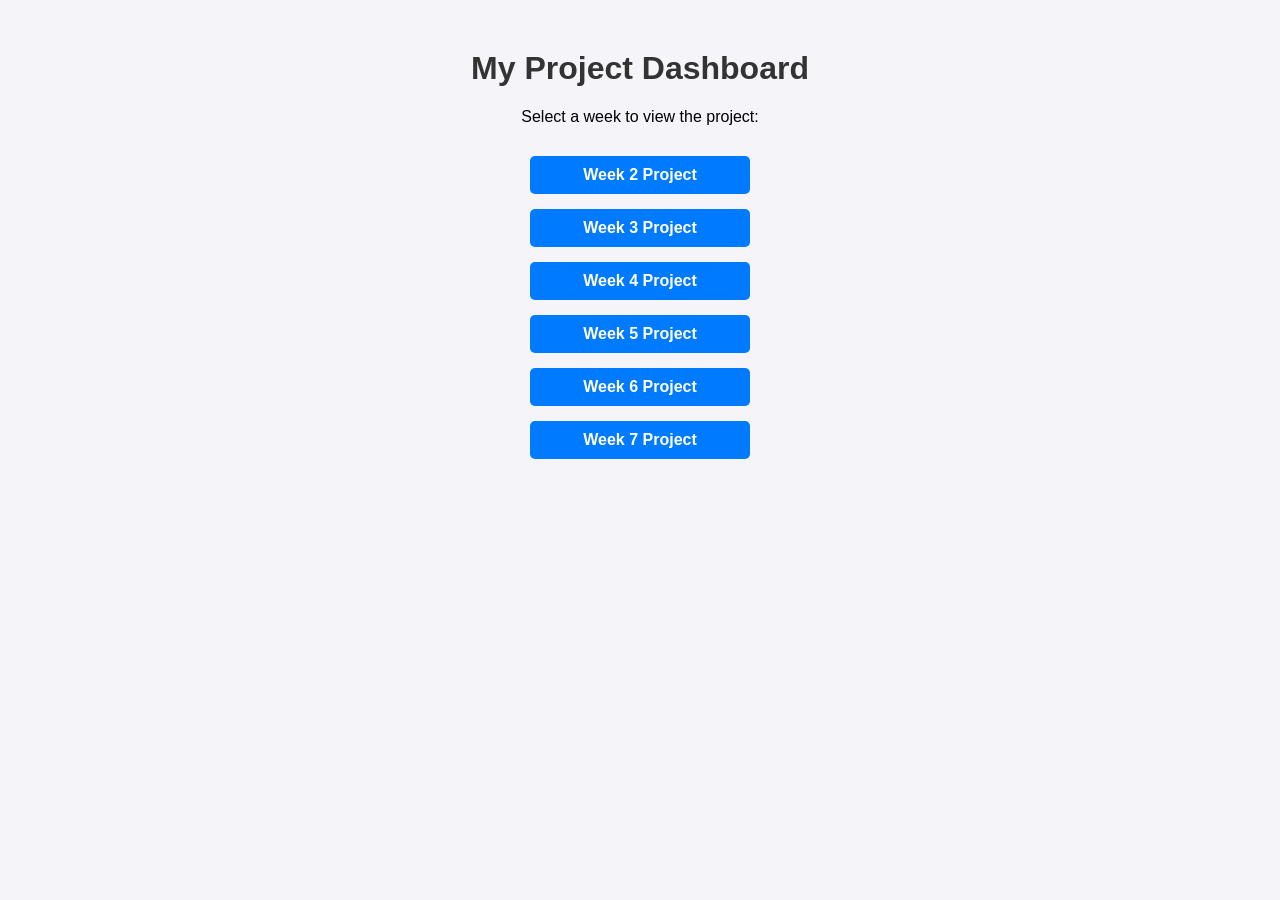
<file: index.html>
<!DOCTYPE html>
<html lang="en">
<head>
    <meta charset="UTF-8">
    <meta name="viewport" content="width=device-width, initial-scale=1.0">
    <title>My GitHub Projects</title>
    <style>
        body { font-family: Arial, sans-serif; text-align: center; margin-top: 50px; background-color: #f4f4f9; }
        h1 { color: #333; }
        .links-container { display: flex; flex-direction: column; align-items: center; gap: 15px; margin-top: 30px; }
        a { display: block; width: 200px; padding: 10px; background-color: #007bff; color: white; text-decoration: none; border-radius: 5px; font-weight: bold; }
        a:hover { background-color: #0056b3; }
    </style>
</head>
<body>
    <h1>My Project Dashboard</h1>
    <p>Select a week to view the project:</p>
    <div class="links-container">
        <a href="week 2/index.html">Week 2 Project</a>
        <a href="week 3/index.html">Week 3 Project</a>
        <a href="week 4/index.html">Week 4 Project</a>
        <a href="week 5/index.html">Week 5 Project</a>
        <a href="week 6/index.html">Week 6 Project</a>
        <a href="week 7/index.html">Week 7 Project</a>
    </div>
</body>
</html>
</file>
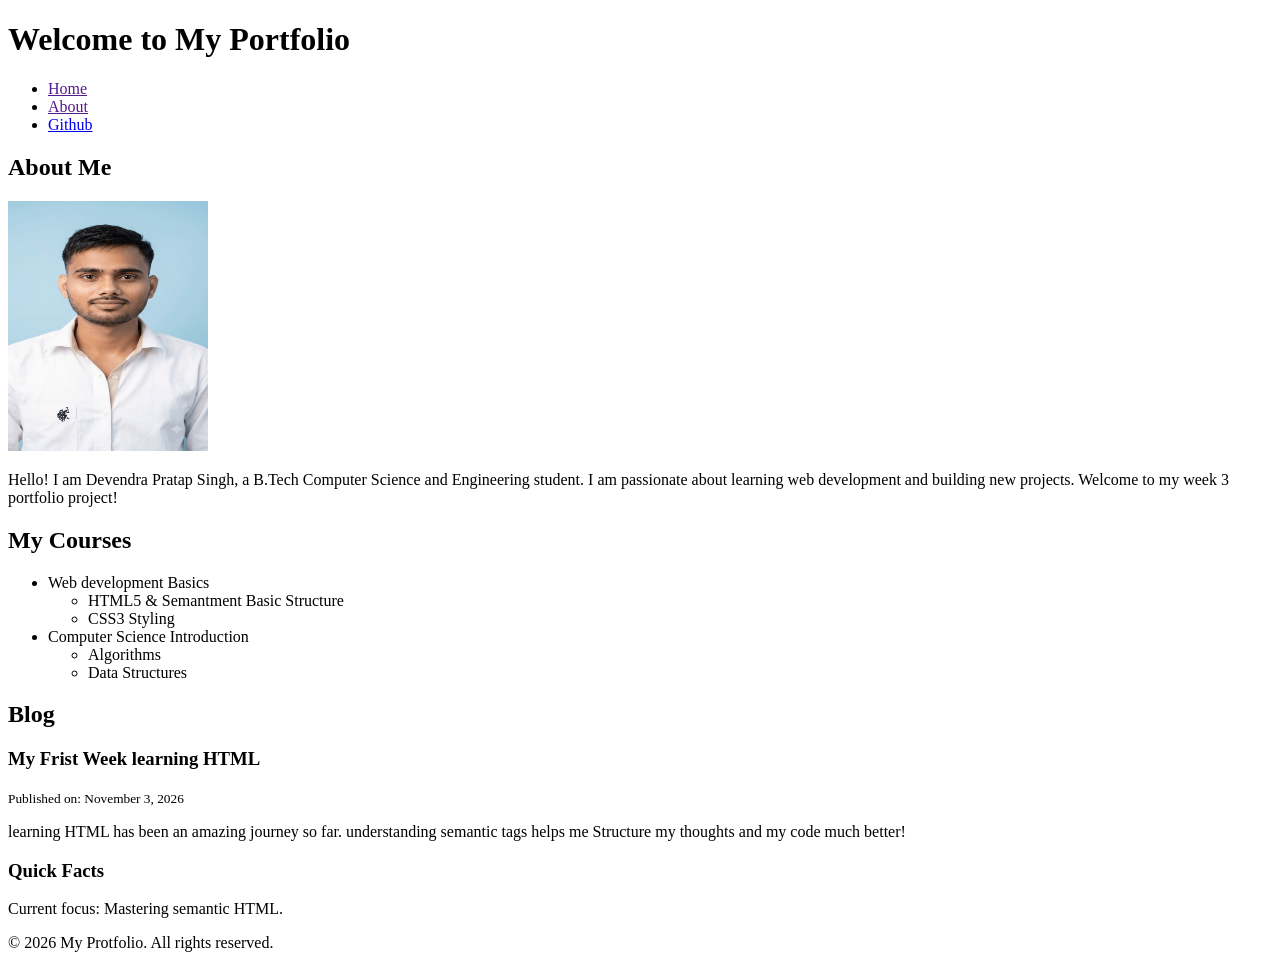
<file: week 3/index.html>
<!DOCTYPE html>
<html lang="en">

<head>
    <meta charset="UTF-8">
    <meta name="viewport" content="width=device-width, initial-scale=1.0">
    <title>My Profile</title>

</head>


<body>
    <header>
        <h1>Welcome to My Portfolio</h1>
        <nav>
            <ul>
                <li><a href="">Home</a></li>
                <li><a href="">About</a></li>
                <li><a href="http://github.com/chauhanshb">Github</a></li>
            </ul>
        </nav>
    </header>
    <main>
        <section>
            <h2>About Me</h2>
            <img src="profile.png" alt="A professional portrait of my self smiling" width="200" height="250">
            <p>Hello! I am Devendra Pratap Singh, a B.Tech Computer Science and Engineering student. I am passionate about
                learning web development and building new projects. Welcome to my week 3 portfolio project!</p>
        </section>

        <section>
            <h2>My Courses</h2>
            <ul>
                <li>Web development Basics
                    <ul>
                        <li>HTML5 & Semantment Basic Structure</li>
                        <li>CSS3 Styling</li>
                    </ul>
                </li>
                <li> Computer Science Introduction
                    <ul>
                        <li>Algorithms</li>
                        <li>Data Structures</li>
                    </ul>
                </li>
        </section>

        <section>
            <h2>Blog</h2>
            <article>
                <h3>My Frist Week learning HTML</h3>
                <p><small>Published on: November 3, 2026</small></p>
                <p>learning HTML has been an amazing journey so far. understanding semantic tags helps me Structure my
                    thoughts and my code much better!</p>
            </article>
        </section>
        <aside>
            <h3>Quick Facts </h3>
            <p>Current focus: Mastering semantic HTML.</p>
        </aside>
        <footer>
            <p>&copy; 2026 My Protfolio. All rights reserved.</p>
        </footer>

    </main>
</body>

</html>
</file>
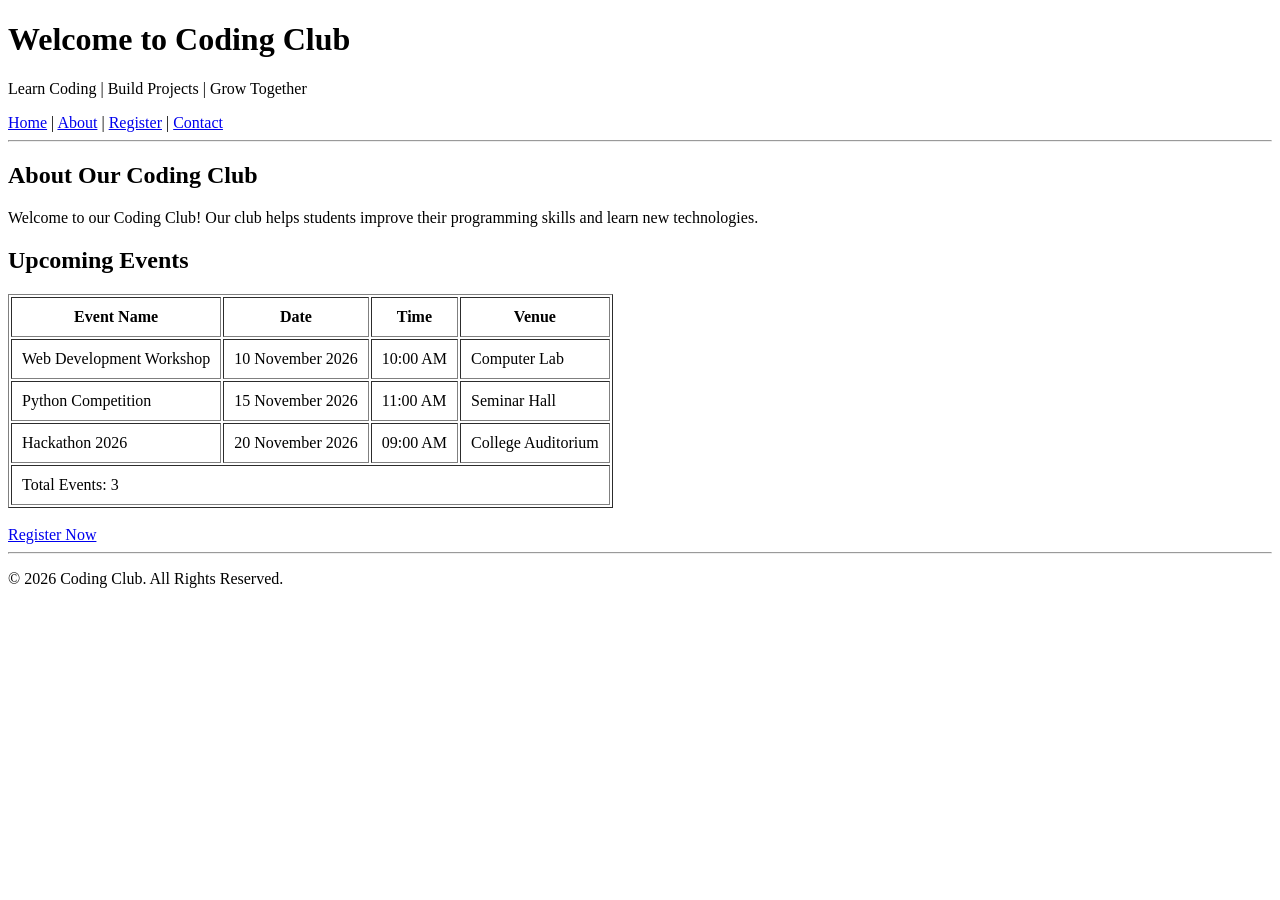
<file: week 4/index.html>
<!DOCTYPE html>
<html lang="en">
<head>
    <meta charset="UTF-8">
    <meta name="viewport" content="width=device-width, initial-scale=1.0">
    <meta name="description" content="Coding Club Events and Activities">
    <meta name="author" content="Coding Club">
    <title>Coding Club - Home</title>

    <link rel="icon" href="favicon.ico">
</head>
<body>

    <header>
        <h1>Welcome to Coding Club</h1>
        <p>Learn Coding | Build Projects | Grow Together</p>
    </header>

    <nav>
        <a href="index.html">Home</a> |
        <a href="about.html">About</a> |
        <a href="register.html">Register</a> |
        <a href="contact.html">Contact</a>
    </nav>

    <hr>

    <h2>About Our Coding Club</h2>

    <p>
        Welcome to our Coding Club! Our club helps students
        improve their programming skills and learn new technologies.
    </p>

    <h2>Upcoming Events</h2>

    <table border="1" cellpadding="10">

        <thead>
            <tr>
                <th>Event Name</th>
                <th>Date</th>
                <th>Time</th>
                <th>Venue</th>
            </tr>
        </thead>

        <tbody>
            <tr>
                <td>Web Development Workshop</td>
                <td>10 November 2026</td>
                <td>10:00 AM</td>
                <td>Computer Lab</td>
            </tr>

            <tr>
                <td>Python Competition</td>
                <td>15 November 2026</td>
                <td>11:00 AM</td>
                <td>Seminar Hall</td>
            </tr>

            <tr>
                <td>Hackathon 2026</td>
                <td>20 November 2026</td>
                <td>09:00 AM</td>
                <td>College Auditorium</td>
            </tr>
        </tbody>

        <tfoot>
            <tr>
                <td colspan="4">Total Events: 3</td>
            </tr>
        </tfoot>

    </table>

    <br>

    <a href="register.html">Register Now</a>

    <footer>
        <hr>
        <p>&copy; 2026 Coding Club. All Rights Reserved.</p>
    </footer>

</body>
</html>
</file>
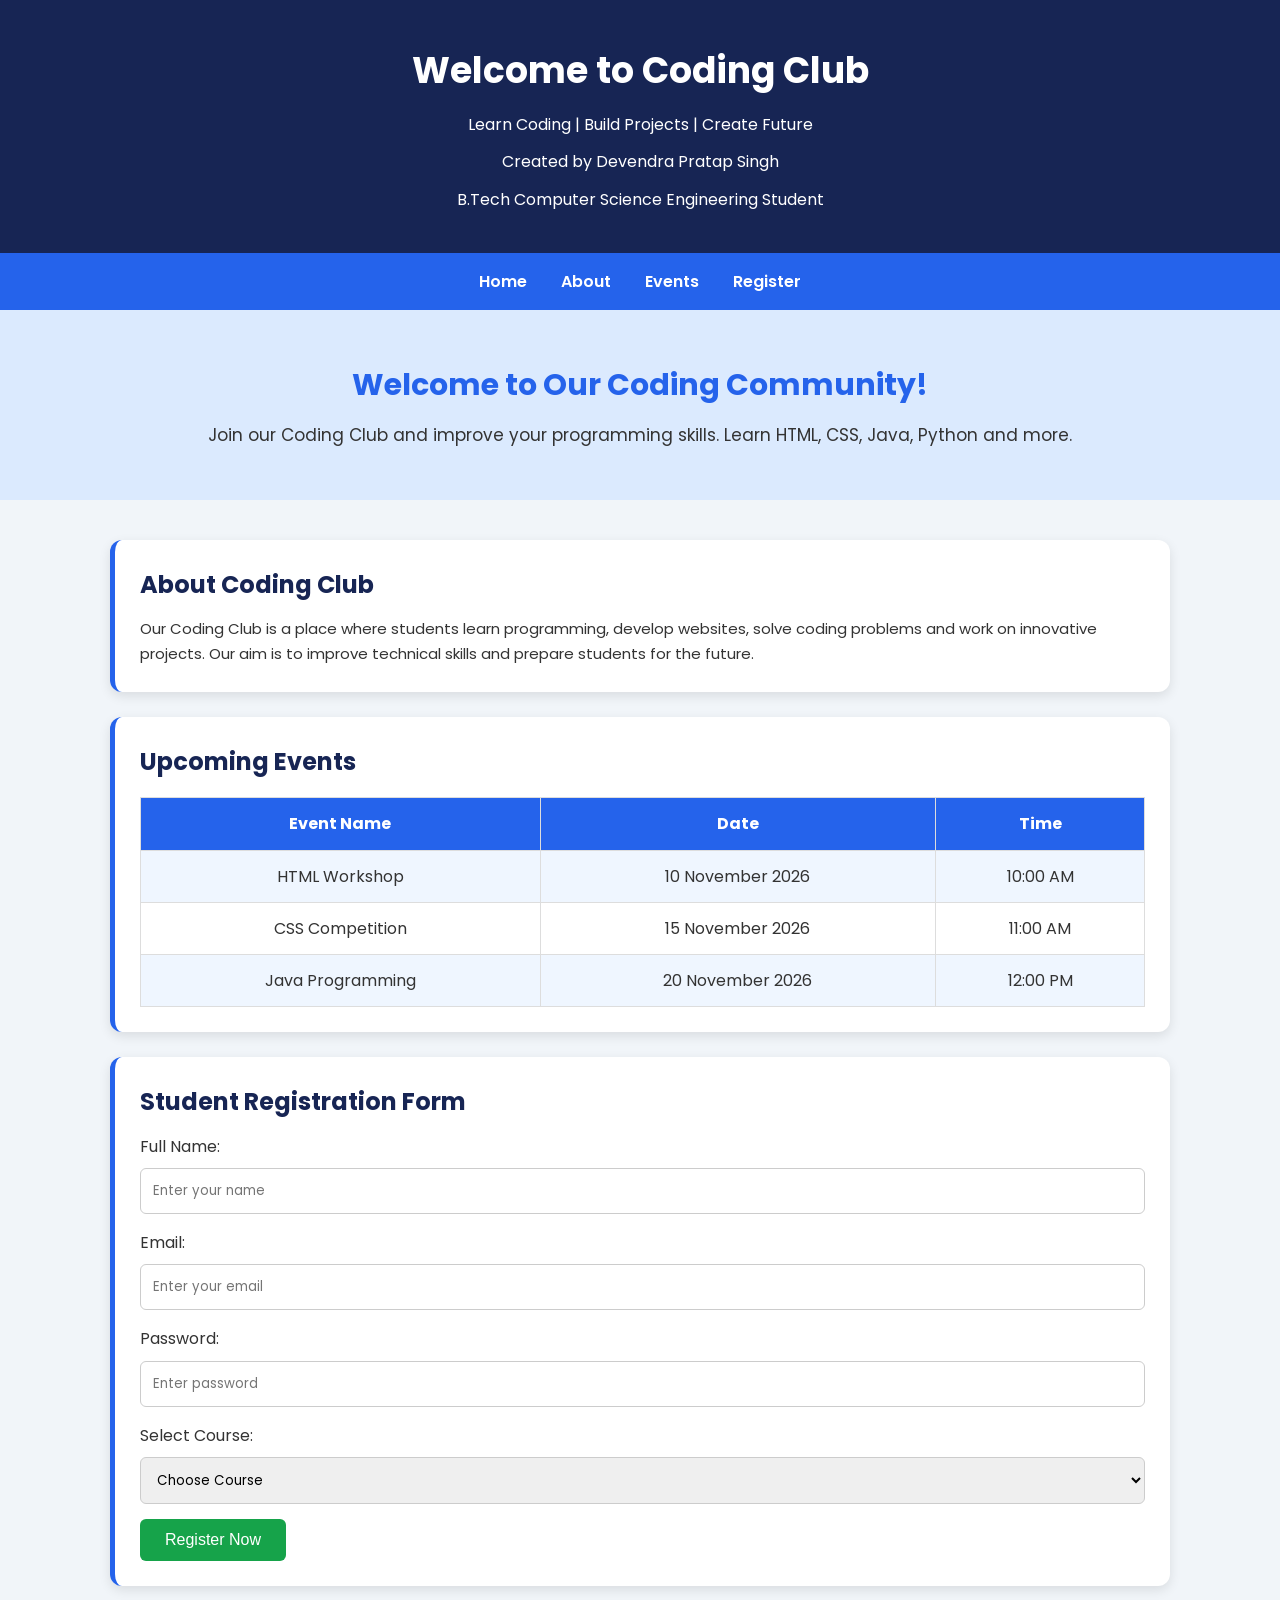
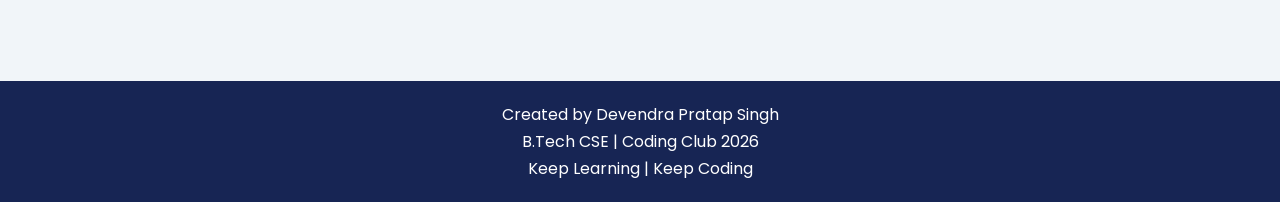
<file: week 5/index.html>
<!DOCTYPE html>
<html lang="en">

<head>
    <meta charset="UTF-8">
    <meta name="viewport" content="width=device-width, initial-scale=1.0">

    <title>Devendra - Coding Club</title>

    <!-- Google Font -->
    <link rel="preconnect" href="https://fonts.googleapis.com">
    <link rel="preconnect" href="https://fonts.gstatic.com" crossorigin>
    <link href="https://fonts.googleapis.com/css2?family=Poppins:wght@400;500;600;700&display=swap" rel="stylesheet">

    <style>
        :root {
            --primary-color: #2563eb;
            --secondary-color: #172554;
            --background-color: #f1f5f9;
            --card-color: #ffffff;
            --text-color: #333333;
            --button-color: #16a34a;

            --spacing-small: 10px;
            --spacing-medium: 20px;
            --spacing-large: 40px;
        }

        * {
            margin: 0;
            padding: 0;
            box-sizing: border-box;
        }

        body {
            font-family: 'Poppins', sans-serif;
            background-color: var(--background-color);
            color: var(--text-color);
            line-height: 1.7;
        }

        /* 5.2 Element Selector */
        h1 {
            font-size: 36px;
            color: white;
        }

        h2 {
            color: var(--secondary-color);
            margin-bottom: var(--spacing-small);
        }

        /* Header */
        header {
            background-color: var(--secondary-color);
            color: white;
            text-align: center;
            padding: var(--spacing-large);
        }

        header p {
            font-size: 16px;
            margin-top: 10px;
        }

        nav {
            background-color: var(--primary-color);
            padding: 15px;
            text-align: center;
        }

        nav a {
            color: white;
            text-decoration: none;
            margin: 15px;
            font-weight: 600;
        }

        nav a:hover {
            color: yellow;
        }

        #hero {
            background-color: #dbeafe;
            text-align: center;
            padding: 50px 20px;
        }

        #hero h2 {
            font-size: 30px;
            color: var(--primary-color);
        }

        #hero p {
            font-size: 17px;
            margin-top: 10px;
        }

        .container {
            max-width: 1100px;
            margin: auto;
            padding: var(--spacing-large) 20px;
        }

        .card {
            background-color: var(--card-color);
            padding: 25px;
            margin-bottom: 25px;
            border-radius: 12px;
            box-shadow: 0 4px 12px rgba(0, 0, 0, 0.1);
            border-left: 5px solid var(--primary-color);
        }

        .card p {
            font-size: 15px;
        }

        table {
            width: 100%;
            border-collapse: collapse;
            margin-top: 15px;
        }

        th {
            background-color: var(--primary-color);
            color: white;
        }

        th,
        td {
            padding: 12px;
            border: 1px solid #ddd;
            text-align: center;
        }

        tr:nth-child(even) {
            background-color: #eff6ff;
        }


        input,
        select {
            width: 100%;
            padding: 12px;
            margin: 8px 0 15px;
            border: 1px solid #ccc;
            border-radius: 6px;
            font-family: inherit;
        }

        .submit-btn {
            background-color: var(--button-color);
            color: white;
            border: none;
            padding: 12px 25px;
            border-radius: 6px;
            font-size: 16px;
            cursor: pointer;
        }

        .submit-btn:hover {
            background-color: #15803d;
        }


        footer {
            background-color: var(--secondary-color);
            color: white;
            text-align: center;
            padding: 20px;
            margin-top: 30px;
        }


        @media (max-width: 600px) {
            h1 {
                font-size: 26px;
            }

            nav a {
                display: inline-block;
                margin: 5px;
            }

            table {
                font-size: 12px;
            }
        }
    </style>
</head>

<body>


    <header>
        <h1>Welcome to Coding Club</h1>
        <p>Learn Coding | Build Projects | Create Future</p>
        <p>Created by Devendra Pratap Singh</p>
        <p>B.Tech Computer Science Engineering Student</p>
    </header>


    <nav>
        <a href="">Home</a>
        <a href=" ">About</a>
        <a href=" ">Events</a>
        <a href=" ">Register</a>
    </nav>

    <section id="hero">
        <h2>Welcome to Our Coding Community!</h2>
        <p>
            Join our Coding Club and improve your programming skills.
            Learn HTML, CSS, Java, Python and more.
        </p>
    </section>

    <main class="container">

        <section class="card" id="about">
            <h2>About Coding Club</h2>

            <p>
                Our Coding Club is a place where students learn programming,
                develop websites, solve coding problems and work on
                innovative projects.

                Our aim is to improve technical skills and prepare
                students for the future.
            </p>
        </section>

        <section class="card" id="events">
            <h2>Upcoming Events</h2>

            <table>
                <tr>
                    <th>Event Name</th>
                    <th>Date</th>
                    <th>Time</th>
                </tr>

                <tr>
                    <td>HTML Workshop</td>
                    <td>10 November 2026</td>
                    <td>10:00 AM</td>
                </tr>

                <tr>
                    <td>CSS Competition</td>
                    <td>15 November 2026</td>
                    <td>11:00 AM</td>
                </tr>

                <tr>
                    <td>Java Programming</td>
                    <td>20 November 2026</td>
                    <td>12:00 PM</td>
                </tr>
            </table>
        </section>

        <section class="card" id="register">
            <h2>Student Registration Form</h2>

            <form>
                <label>Full Name:</label>
                <input type="text" placeholder="Enter your name" required>

                <label>Email:</label>
                <input type="email" placeholder="Enter your email" required>

                <label>Password:</label>
                <input type="password" placeholder="Enter password" required>

                <label>Select Course:</label>
                <select required>
                    <option value="">Choose Course</option>
                    <option>B.Tech CSE</option>
                    <option>B.Tech IT</option>
                    <option>BCA</option>
                </select>

                <button type="submit" class="submit-btn">
                    Register Now
                </button>
            </form>
        </section>

    </main>

    <footer>
        <p>Created by Devendra Pratap Singh</p>
        <p>B.Tech CSE | Coding Club 2026</p>
        <p>Keep Learning | Keep Coding</p>
    </footer>

</body>

</html>
</file>
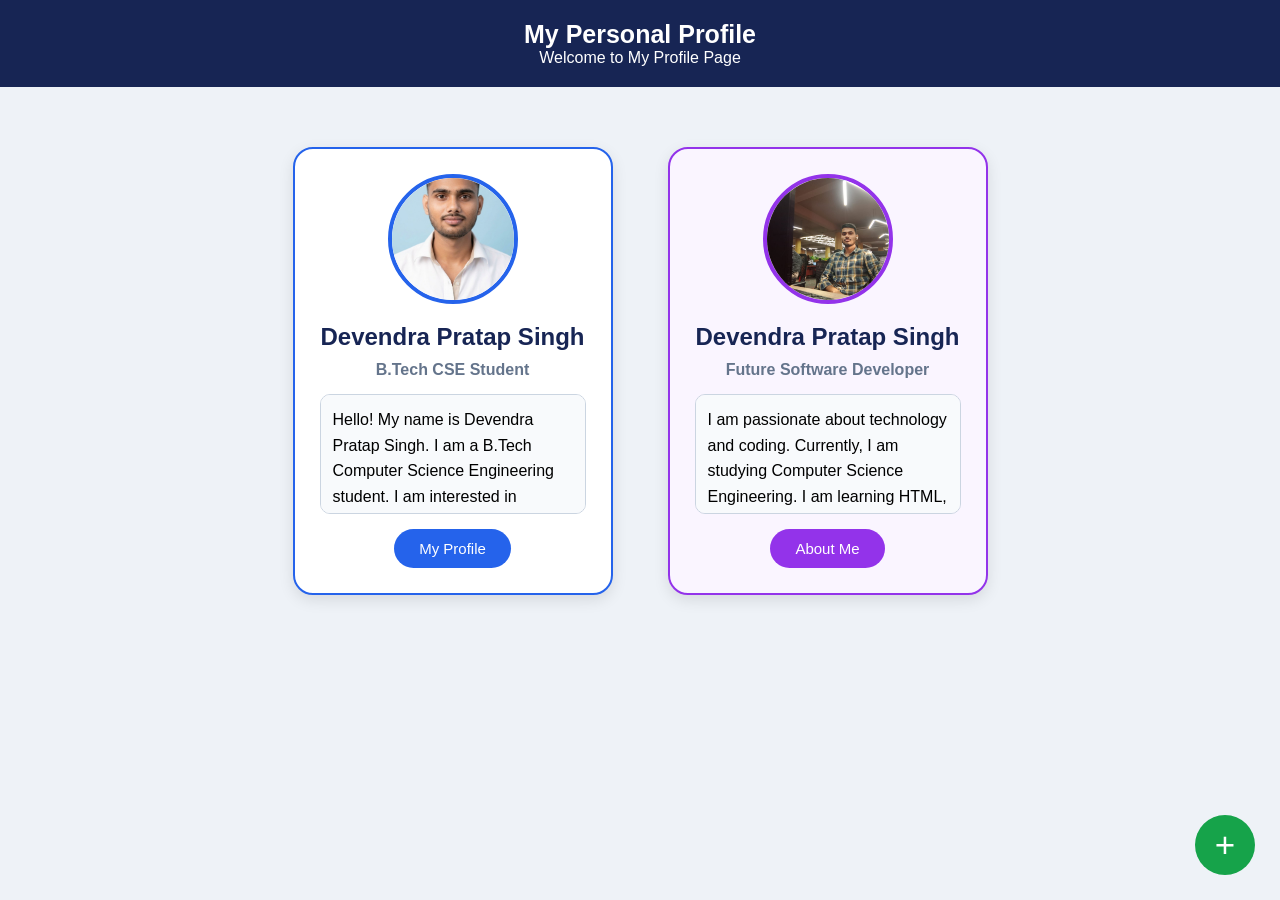
<file: Week 6/index.html>
<!DOCTYPE html>
<html lang="en">

<head>
    <meta charset="UTF-8">
    <meta name="viewport" content="width=device-width, initial-scale=1.0">

    <title>Devendra Pratap Singh - Profile</title>

    <style>
        * {
            box-sizing: border-box;
            margin: 0;
            padding: 0;
        }

        body {
            font-family: Arial, sans-serif;
            background-color: #eef2f7;
            padding-bottom: 80px;
        }

        .top-bar {
            background-color: #172554;
            color: white;
            text-align: center;
            padding: 20px;
            position: sticky;
            top: 0;
            z-index: 100;
        }

        .top-bar h1 {
            font-size: 25px;
        }

        .profile-container {
            display: flex;
            justify-content: center;
            flex-wrap: wrap;
            gap: 35px;
            padding: 50px 20px;
        }

        .profile-card {
            width: 320px;
            background-color: white;
            border: 2px solid #2563eb;
            border-radius: 20px;
            padding: 25px;
            margin: 10px;
            text-align: center;
            box-shadow: 0 5px 15px rgba(0, 0, 0, 0.1);
        }

        .purple {
            background-color: #faf5ff;
            border-color: #9333ea;
        }


        .profile-image {
            width: 130px;
            height: 130px;
            border-radius: 50%;
            object-fit: cover;
            border: 4px solid #2563eb;
            margin-bottom: 15px;
        }

        .purple .profile-image {
            border-color: #9333ea;
        }

        .profile-card h2 {
            color: #172554;
            margin-bottom: 10px;
        }

        .role {
            color: #64748b;
            font-weight: bold;
            margin-bottom: 15px;
        }

        .bio {
            height: 120px;
            overflow: auto;
            border: 1px solid #cbd5e1;
            border-radius: 10px;
            padding: 12px;
            margin: 15px 0;
            background-color: #f8fafc;
            line-height: 1.6;
            text-align: left;
        }

        .profile-btn {
            background-color: #2563eb;
            color: white;
            border: none;
            padding: 11px 25px;
            border-radius: 20px;
            cursor: pointer;
            font-size: 15px;
        }

        .purple .profile-btn {
            background-color: #9333ea;
        }

        .floating-btn {
            position: fixed;
            right: 25px;
            bottom: 25px;
            height: 60px;
            width: 60px;
            border-radius: 50%;
            border: none;
            background-color: #16a34a;
            color: white;
            font-size: 35px;
            cursor: pointer;
            z-index: 200;
        }

        @media (max-width: 650px) {
            .profile-container {
                flex-direction: column;
                align-items: center;
            }

            .profile-card {
                width: 90%;
                max-width: 350px;
            }
        }
    </style>
</head>

<body>


    <header class="top-bar">
        <h1>My Personal Profile</h1>
        <p>Welcome to My Profile Page</p>
    </header>

    <main class="profile-container">


        <section class="profile-card">

            <img src="myphoto.jpeg" alt="Profile Photo" class="profile-image">

            <h2>Devendra Pratap Singh</h2>

            <p class="role">B.Tech CSE Student</p>

            <div class="bio">
                Hello! My name is Devendra Pratap Singh.

                I am a B.Tech Computer Science Engineering student.

                I am interested in programming, web development,
                HTML, CSS, Java, Python and new technologies.

                My goal is to become a successful software developer.

                I enjoy learning new skills, solving coding problems
                and creating innovative projects.
            </div>

            <button class="profile-btn">My Profile</button>

        </section>



        <section class="profile-card purple">

            <img src="photo.jpeg " alt="Student Profile Photo" class="profile-image">

            <h2>Devendra Pratap Singh</h2>

            <p class="role">Future Software Developer</p>

            <div class="bio">
                I am passionate about technology and coding.

                Currently, I am studying Computer Science Engineering.

                I am learning HTML, CSS, Java and Python.

                I want to improve my programming knowledge
                and develop real-world software projects.

                My dream is to become a professional software engineer.
            </div>

            <button class="profile-btn">About Me</button>

        </section>

    </main>

    <button class="floating-btn" aria-label="Add profile">+</button>

</body>

</html>
</file>
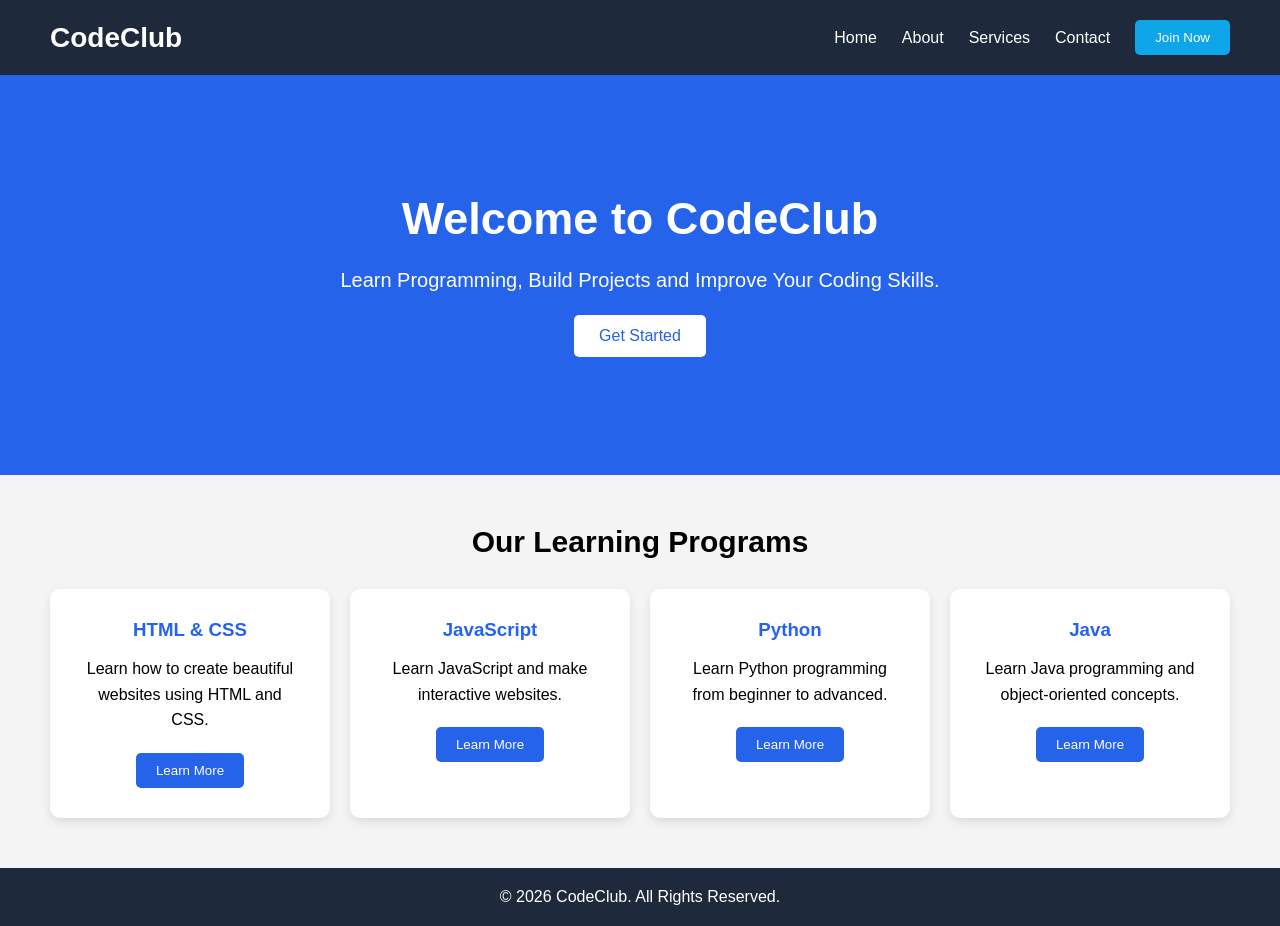
<file: week 7/index.html>
<!DOCTYPE html>
<html lang="en">

<head>
    <meta charset="UTF-8">
    <meta name="viewport" content="width=device-width, initial-scale=1.0">

    <title>Flexbox Landing Page</title>

    <link rel="stylesheet" href="style.css">
</head>

<body>

    <header>
        <nav class="navbar">

            <div class="logo">
                CodeClub
            </div>

            <div class="nav-links">
                <a href="#">Home</a>
                <a href="#">About</a>
                <a href="#">Services</a>
                <a href="#">Contact</a>

                <button class="nav-btn">Join Now</button>
            </div>

        </nav>
    </header>


    <section class="banner">

        <div class="banner-content">

            <h1>Welcome to CodeClub</h1>

            <p>
                Learn Programming, Build Projects
                and Improve Your Coding Skills.
            </p>

            <button class="banner-btn">
                Get Started
            </button>

        </div>

    </section>


    <section class="cards-section">

        <h2>Our Learning Programs</h2>

        <div class="cards-container">

            <div class="card">
                <h3>HTML & CSS</h3>
                <p>
                    Learn how to create beautiful
                    websites using HTML and CSS.
                </p>
                <button>Learn More</button>
            </div>


            <div class="card">
                <h3>JavaScript</h3>
                <p>
                    Learn JavaScript and make
                    interactive websites.
                </p>
                <button>Learn More</button>
            </div>


            <div class="card">
                <h3>Python</h3>
                <p>
                    Learn Python programming
                    from beginner to advanced.
                </p>
                <button>Learn More</button>
            </div>


            <div class="card">
                <h3>Java</h3>
                <p>
                    Learn Java programming and
                    object-oriented concepts.
                </p>
                <button>Learn More</button>
            </div>

        </div>

    </section>

    <footer>
        <p>&copy; 2026 CodeClub. All Rights Reserved.</p>
    </footer>

</body>

</html>
</file>
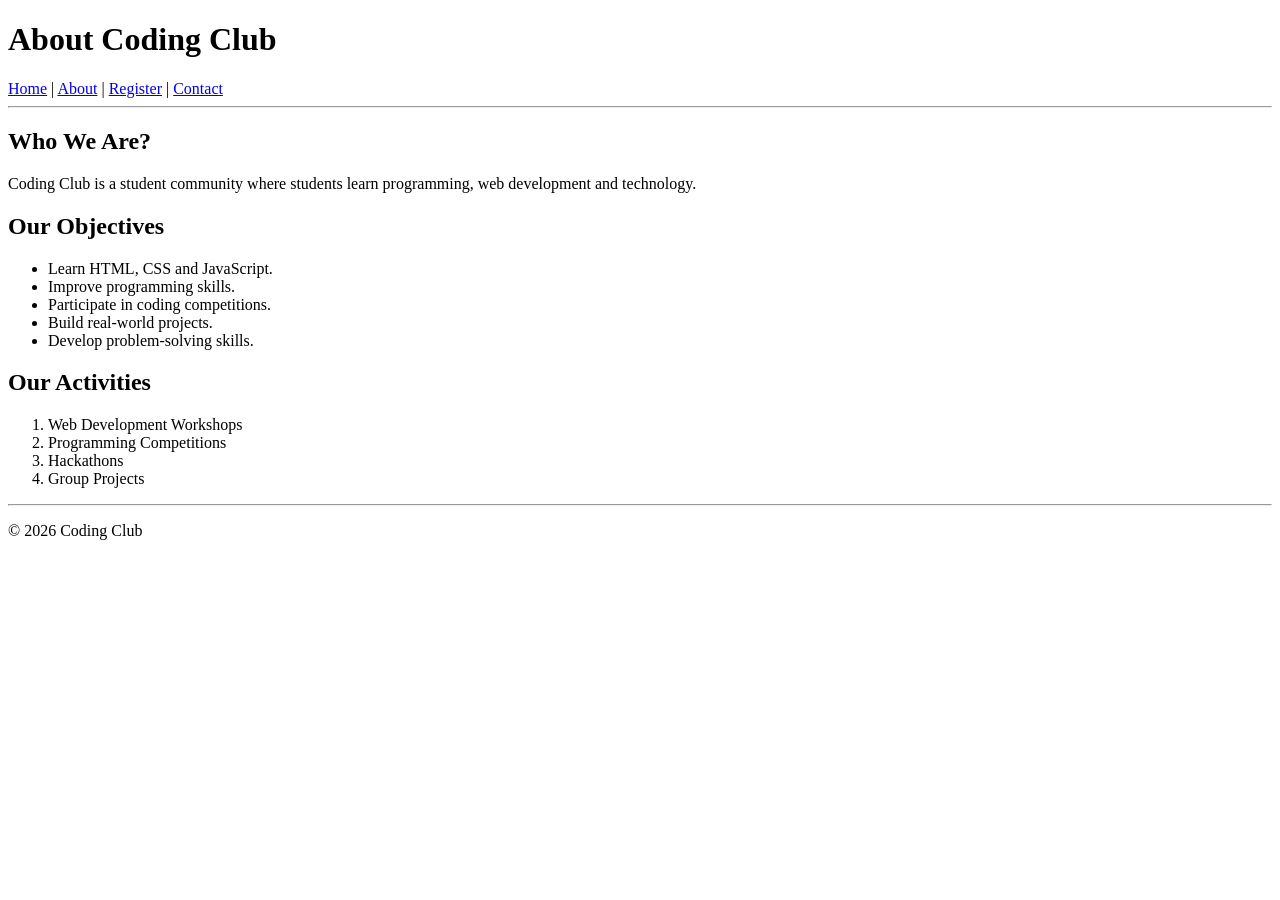
<file: week 4/about.html>
<!DOCTYPE html>
<html lang="en">
<head>
    <meta charset="UTF-8">
    <meta name="viewport" content="width=device-width, initial-scale=1.0">
    <meta name="description" content="About Coding Club">
    <title>Coding Club - About</title>

    <link rel="icon" href="favicon.ico">
</head>
<body>

    <header>
        <h1>About Coding Club</h1>
    </header>

    <nav>
        <a href="index.html">Home</a> |
        <a href="about.html">About</a> |
        <a href="register.html">Register</a> |
        <a href="contact.html">Contact</a>
    </nav>

    <hr>

    <h2>Who We Are?</h2>

    <p>
        Coding Club is a student community where students
        learn programming, web development and technology.
    </p>

    <h2>Our Objectives</h2>

    <ul>
        <li>Learn HTML, CSS and JavaScript.</li>
        <li>Improve programming skills.</li>
        <li>Participate in coding competitions.</li>
        <li>Build real-world projects.</li>
        <li>Develop problem-solving skills.</li>
    </ul>

    <h2>Our Activities</h2>

    <ol>
        <li>Web Development Workshops</li>
        <li>Programming Competitions</li>
        <li>Hackathons</li>
        <li>Group Projects</li>
    </ol>

    <footer>
        <hr>
        <p>&copy; 2026 Coding Club</p>
    </footer>

</body>
</html>
</file>
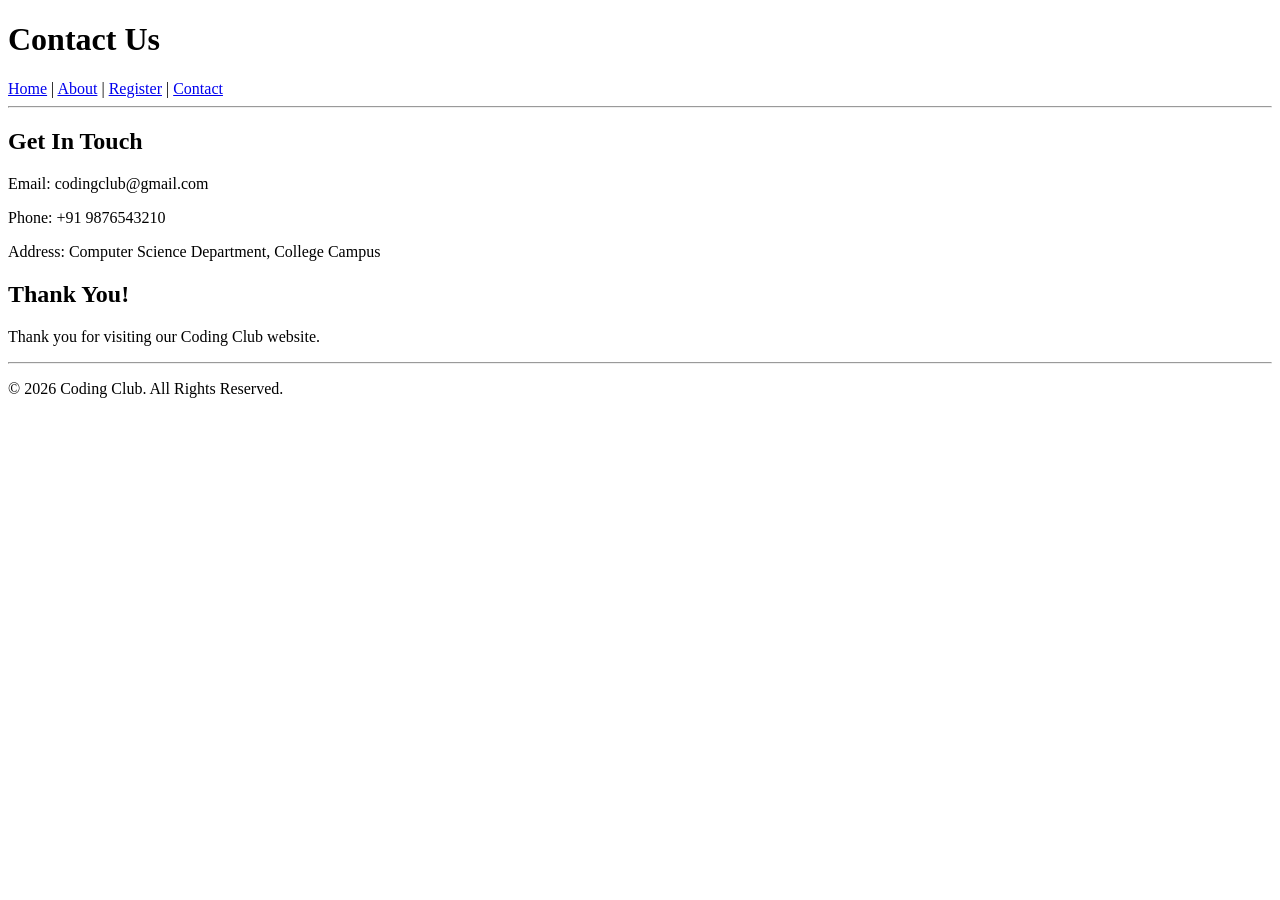
<file: week 4/contact.html>
<!DOCTYPE html>
<html lang="en">
<head>
    <meta charset="UTF-8">
    <meta name="viewport" content="width=device-width, initial-scale=1.0">
    <meta name="description" content="Contact Coding Club">
    <title>Coding Club - Contact</title>

    <link rel="icon" href="favicon.ico">
</head>
<body>

    <header>
        <h1>Contact Us</h1>
    </header>

    <nav>
        <a href="index.html">Home</a> |
        <a href="about.html">About</a> |
        <a href="register.html">Register</a> |
        <a href="contact.html">Contact</a>
    </nav>

    <hr>

    <h2>Get In Touch</h2>

    <p>Email: codingclub@gmail.com</p>

    <p>Phone: +91 9876543210</p>

    <p>Address: Computer Science Department, College Campus</p>

    <h2>Thank You!</h2>

    <p>Thank you for visiting our Coding Club website.</p>

    <footer>
        <hr>
        <p>&copy; 2026 Coding Club. All Rights Reserved.</p>
    </footer>

</body>
</html>
</file>
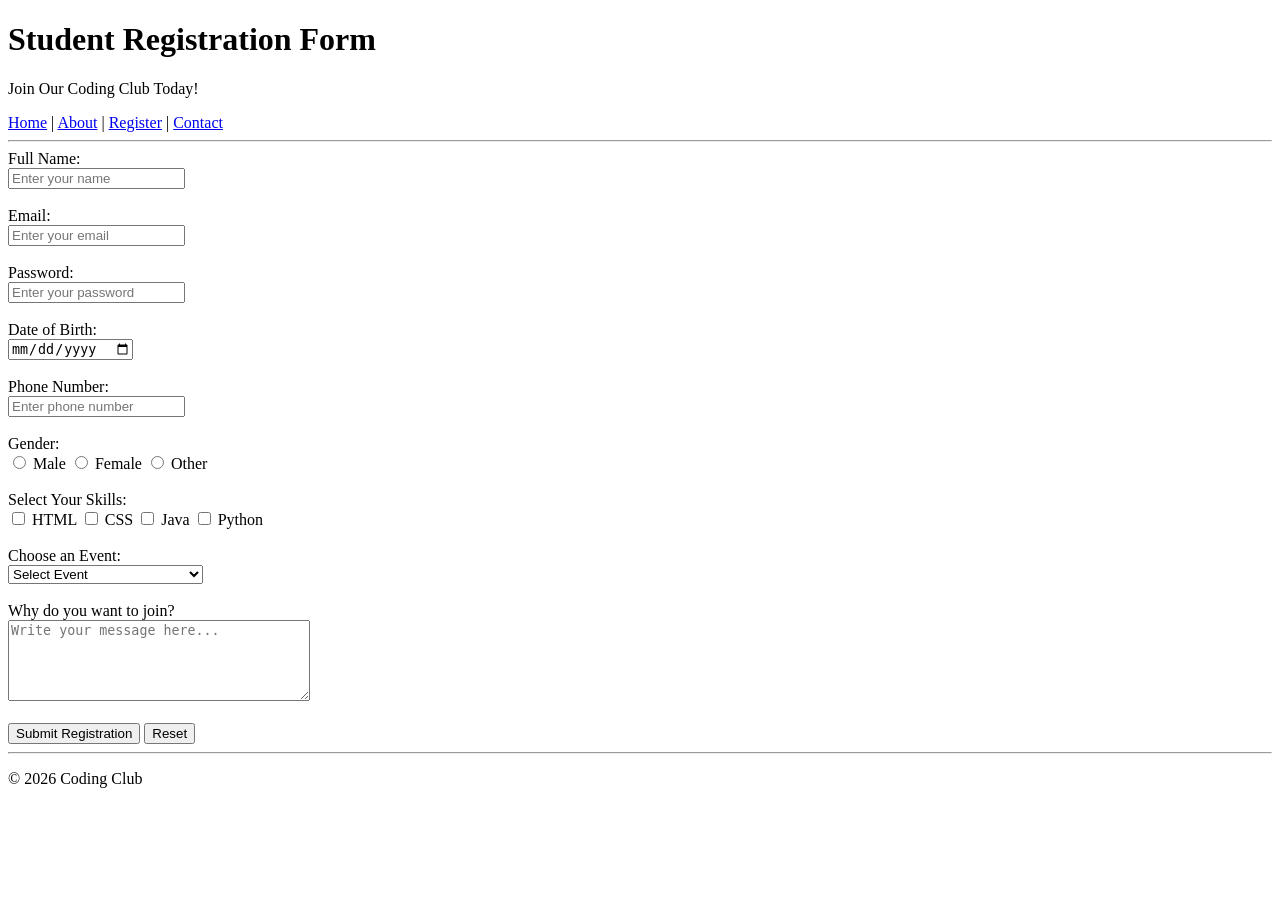
<file: week 4/register.html>
<!DOCTYPE html>
<html lang="en">
<head>
    <meta charset="UTF-8">
    <meta name="viewport" content="width=device-width, initial-scale=1.0">
    <meta name="description" content="Coding Club Student Registration">
    <title>Coding Club - Register</title>

    <link rel="icon" href="favicon.ico">
</head>
<body>

    <header>
        <h1>Student Registration Form</h1>
        <p>Join Our Coding Club Today!</p>
    </header>

    <nav>
        <a href="index.html">Home</a> |
        <a href="about.html">About</a> |
        <a href="register.html">Register</a> |
        <a href="contact.html">Contact</a>
    </nav>

    <hr>

    <form action="#" method="post">

        <!-- Name -->
        <label for="name">Full Name:</label><br>
        <input type="text" id="name" name="name"
        placeholder="Enter your name" required>
        <br><br>

        <!-- Email -->
        <label for="email">Email:</label><br>
        <input type="email" id="email" name="email"
        placeholder="Enter your email" required>
        <br><br>

        <!-- Password -->
        <label for="password">Password:</label><br>
        <input type="password" id="password" name="password"
        placeholder="Enter your password" required>
        <br><br>

        <!-- Date -->
        <label for="dob">Date of Birth:</label><br>
        <input type="date" id="dob" name="dob">
        <br><br>

        <!-- Phone -->
        <label for="phone">Phone Number:</label><br>
        <input type="tel" id="phone" name="phone"
        placeholder="Enter phone number">
        <br><br>

        <!-- Radio Buttons -->
        <label>Gender:</label><br>

        <input type="radio" id="male" name="gender" value="Male">
        <label for="male">Male</label>

        <input type="radio" id="female" name="gender" value="Female">
        <label for="female">Female</label>

        <input type="radio" id="other" name="gender" value="Other">
        <label for="other">Other</label>

        <br><br>

        <!-- Checkboxes -->
        <label>Select Your Skills:</label><br>

        <input type="checkbox" id="html" name="skills" value="HTML">
        <label for="html">HTML</label>

        <input type="checkbox" id="css" name="skills" value="CSS">
        <label for="css">CSS</label>

        <input type="checkbox" id="java" name="skills" value="Java">
        <label for="java">Java</label>

        <input type="checkbox" id="python" name="skills" value="Python">
        <label for="python">Python</label>

        <br><br>

        <!-- Dropdown -->
        <label for="event">Choose an Event:</label><br>

        <select id="event" name="event">

            <option value="">Select Event</option>

            <option value="Web Development">
                Web Development Workshop
            </option>

            <option value="Python Competition">
                Python Competition
            </option>

            <option value="Hackathon">
                Hackathon 2026
            </option>

        </select>

        <br><br>

        <!-- Textarea -->
        <label for="message">Why do you want to join?</label><br>

        <textarea id="message" name="message"
        rows="5" cols="35"
        placeholder="Write your message here..."></textarea>

        <br><br>

        <!-- Submit Button -->
        <button type="submit">Submit Registration</button>

        <button type="reset">Reset</button>

    </form>

    <footer>
        <hr>
        <p>&copy; 2026 Coding Club</p>
    </footer>

</body>
</html>
</file>
<file: week 7/style.css>
* {
    margin: 0;
    padding: 0;
    box-sizing: border-box;
}



body {
    font-family: Arial, sans-serif;
    background-color: #f4f4f4;
}


.navbar {
    display: flex;
    justify-content: space-between;
    align-items: center;

    background-color: #1e293b;
    color: white;

    padding: 20px 50px;
}


.logo {
    font-size: 28px;
    font-weight: bold;
}


.nav-links {
    display: flex;
    align-items: center;
    gap: 25px;
}


.nav-links a {
    color: white;
    text-decoration: none;
    font-size: 16px;
}


.nav-links a:hover {
    color: #38bdf8;
}

.nav-btn {
    background-color: #0ea5e9;
    color: white;

    border: none;
    padding: 10px 20px;

    border-radius: 5px;
    cursor: pointer;
}


.banner {
    display: flex;

    flex-direction: column;
    justify-content: center;
    align-items: center;

    text-align: center;

    min-height: 400px;

    background-color: #2563eb;
    color: white;

    padding: 30px;
}


.banner-content {
    display: flex;
    flex-direction: column;
    align-items: center;
    gap: 20px;
}


.banner h1 {
    font-size: 45px;
}


.banner p {
    font-size: 20px;
    line-height: 1.5;
}


.banner-btn {
    background-color: white;
    color: #2563eb;

    border: none;
    padding: 12px 25px;

    border-radius: 5px;
    font-size: 16px;

    cursor: pointer;
}


.cards-section {
    padding: 50px;
}


.cards-section h2 {
    text-align: center;
    margin-bottom: 30px;
    font-size: 30px;
}


.cards-container {
    display: flex;

    flex-wrap: wrap;

    gap: 20px;
}


.card {
    flex: 1 1 200px;

    background-color: white;

    padding: 30px;

    border-radius: 10px;

    text-align: center;

    box-shadow: 0 4px 10px rgba(0, 0, 0, 0.1);
}


.card h3 {
    margin-bottom: 15px;
    color: #2563eb;
}


.card p {
    line-height: 1.6;
    margin-bottom: 20px;
}


.card button {
    background-color: #2563eb;
    color: white;

    border: none;
    padding: 10px 20px;

    border-radius: 5px;
    cursor: pointer;
}


footer {
    background-color: #1e293b;
    color: white;

    text-align: center;

    padding: 20px;
}


@media (max-width: 768px) {

    .navbar {
        padding: 20px;
    }

    .nav-links {
        gap: 12px;
    }

    .banner h1 {
        font-size: 35px;
    }

    .cards-section {
        padding: 30px;
    }

}


@media (max-width: 480px) {

    .navbar {
        flex-direction: column;
        gap: 20px;
    }

    .nav-links {
        flex-wrap: wrap;
        justify-content: center;
    }

    .banner h1 {
        font-size: 28px;
    }

    .banner p {
        font-size: 16px;
    }

    .cards-section {
        padding: 20px;
    }

}
</file>
